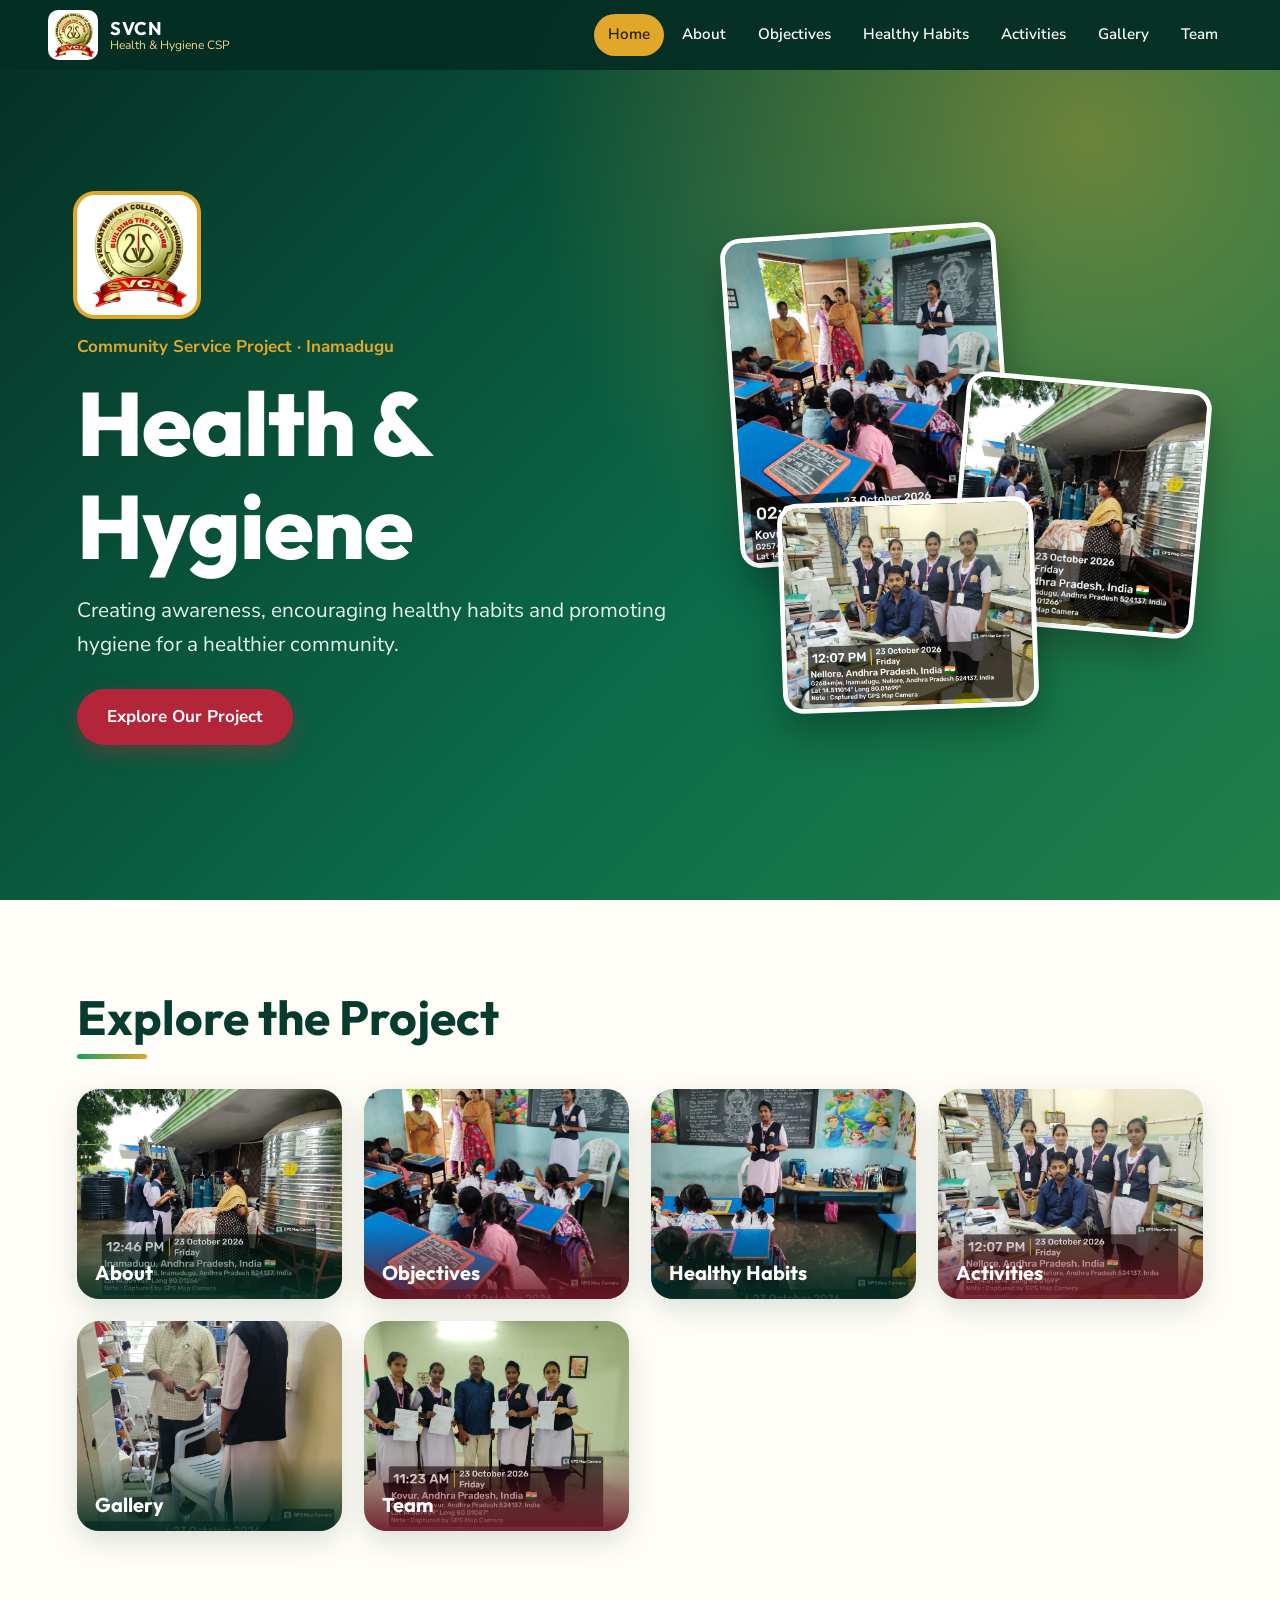
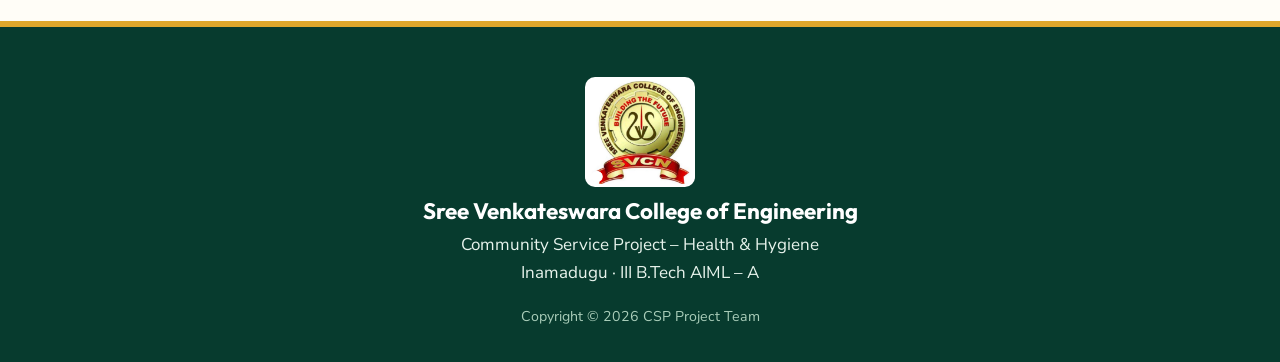
<file: index.html>
<!DOCTYPE html>
<html lang="en">
<head>
<meta charset="UTF-8">
<meta name="viewport" content="width=device-width, initial-scale=1">
<title>Health &amp; Hygiene | Community Service Project | SVCN</title>
<meta name="description" content="Community Service Project – Health & Hygiene by III B.Tech AIML-A, Sree Venkateswara College of Engineering, Inamadugu.">
<link rel="icon" href="logo.png">
<link rel="preconnect" href="https://fonts.googleapis.com">
<link rel="preconnect" href="https://fonts.gstatic.com" crossorigin>
<link href="https://fonts.googleapis.com/css2?family=Outfit:wght@500;600;700;800&family=Nunito+Sans:wght@400;600;700&display=swap" rel="stylesheet">
<link rel="stylesheet" href="style.css">
</head>
<body>

<header class="nav" id="top"><a class="brand" href="index.html" aria-label="SVCN home"><img class="logo" src="logo.png" alt="SVCN logo"><span><b>SVCN</b><small>Health &amp; Hygiene CSP</small></span></a><button class="burger" aria-label="Open menu" aria-expanded="false"><span></span><span></span><span></span></button><nav class="menu" aria-label="Main"><a href="index.html" class="active">Home</a><a href="about.html">About</a><a href="objectives.html">Objectives</a><a href="habits.html">Healthy Habits</a><a href="activities.html">Activities</a><a href="gallery.html">Gallery</a><a href="team.html">Team</a></nav></header><main><section id="home" class="hero">
  <span class="bubble b1"></span><span class="bubble b2"></span><span class="bubble b3"></span><span class="bubble b4"></span><span class="bubble b5"></span>
  <div class="hero-text">
    <img class="hero-logo" src="logo.png" alt="Sree Venkateswara College of Engineering">
    <p class="kicker">Community Service Project · Inamadugu</p>
    <h1>Health &amp; Hygiene</h1>
    <p class="slogan">Creating awareness, encouraging healthy habits and promoting hygiene for a healthier community.</p>
    <a class="btn" href="about.html">Explore Our Project</a>
  </div>
  <div class="hero-photos" aria-hidden="true">
    <img src="lkg-class-3.jpg" alt="" class="hp1">
    <img src="water-visit-2.jpg" alt="" class="hp2">
    <img src="health-centre-lab.jpg" alt="" class="hp3">
  </div>
</section><section class="section"><h2>Explore the Project</h2><div class="quick"><a href="about.html"><img loading="lazy" src="water-visit-2.jpg" alt=""><span>About</span></a><a href="objectives.html"><img loading="lazy" src="lkg-class-3.jpg" alt=""><span>Objectives</span></a><a href="habits.html"><img loading="lazy" src="lkg-class-2.jpg" alt=""><span>Healthy Habits</span></a><a href="activities.html"><img loading="lazy" src="health-centre-lab.jpg" alt=""><span>Activities</span></a><a href="gallery.html"><img loading="lazy" src="pharmacy-2.jpg" alt=""><span>Gallery</span></a><a href="team.html"><img loading="lazy" src="certificates.jpg" alt=""><span>Team</span></a></div></section></main><footer>
  <img class="logo big" src="logo.png" alt="SVCN logo">
  <h3>Sree Venkateswara College of Engineering</h3>
  <p>Community Service Project – Health &amp; Hygiene</p>
  <p>Inamadugu · III B.Tech AIML – A</p>
  <small>Copyright © 2026 CSP Project Team</small>
</footer><script src="script.js"></script></body></html>
</file>
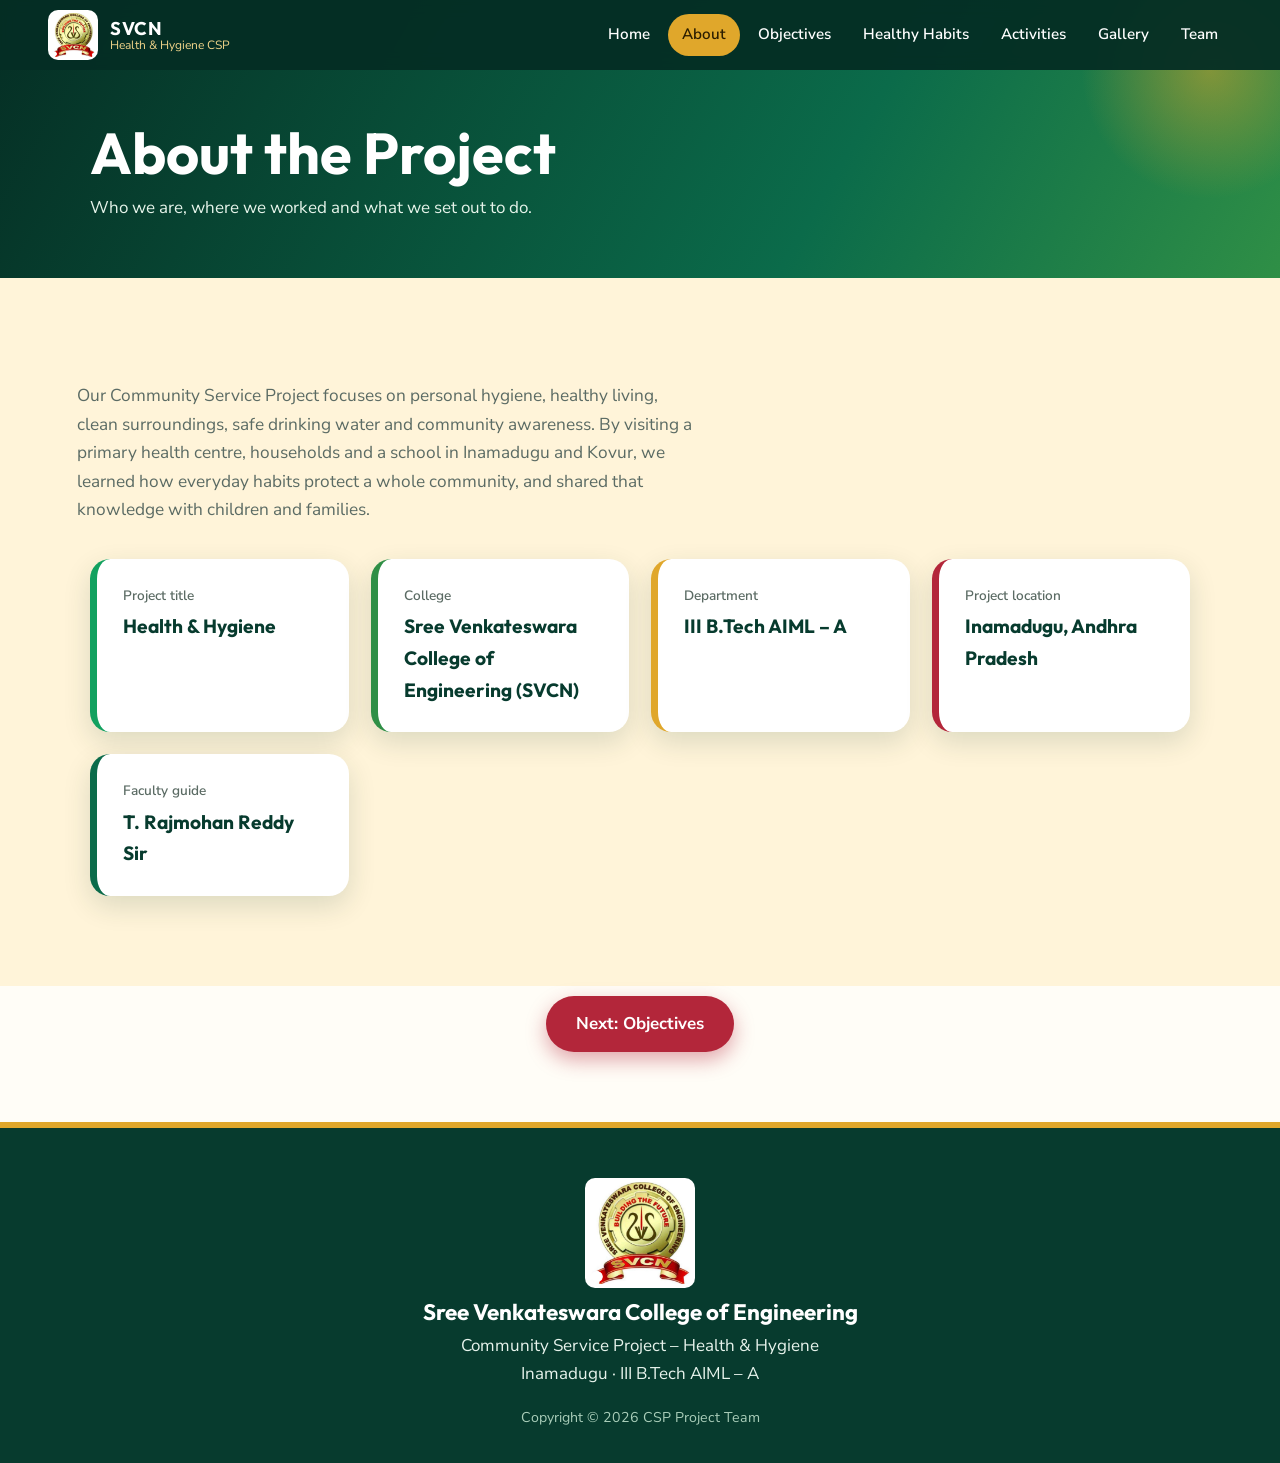
<file: about.html>
<!DOCTYPE html>
<html lang="en">
<head>
<meta charset="UTF-8">
<meta name="viewport" content="width=device-width, initial-scale=1">
<title>About the Project | Health &amp; Hygiene CSP | SVCN</title>
<meta name="description" content="Community Service Project – Health & Hygiene by III B.Tech AIML-A, Sree Venkateswara College of Engineering, Inamadugu.">
<link rel="icon" href="logo.png">
<link rel="preconnect" href="https://fonts.googleapis.com">
<link rel="preconnect" href="https://fonts.gstatic.com" crossorigin>
<link href="https://fonts.googleapis.com/css2?family=Outfit:wght@500;600;700;800&family=Nunito+Sans:wght@400;600;700&display=swap" rel="stylesheet">
<link rel="stylesheet" href="style.css">
</head>
<body>

<header class="nav" id="top"><a class="brand" href="index.html" aria-label="SVCN home"><img class="logo" src="logo.png" alt="SVCN logo"><span><b>SVCN</b><small>Health &amp; Hygiene CSP</small></span></a><button class="burger" aria-label="Open menu" aria-expanded="false"><span></span><span></span><span></span></button><nav class="menu" aria-label="Main"><a href="index.html">Home</a><a href="about.html" class="active">About</a><a href="objectives.html">Objectives</a><a href="habits.html">Healthy Habits</a><a href="activities.html">Activities</a><a href="gallery.html">Gallery</a><a href="team.html">Team</a></nav></header><main><section class="page-hero"><h1>About the Project</h1><p>Who we are, where we worked and what we set out to do.</p></section><section class="section tint">
  
  <p class="lead">Our Community Service Project focuses on personal hygiene, healthy living, clean surroundings, safe drinking water and community awareness. By visiting a primary health centre, households and a school in Inamadugu and Kovur, we learned how everyday habits protect a whole community, and shared that knowledge with children and families.</p>
  <div class="grid info">
    <div class="card i1"><span>Project title</span><b>Health &amp; Hygiene</b></div>
    <div class="card i2"><span>College</span><b>Sree Venkateswara College of Engineering (SVCN)</b></div>
    <div class="card i3"><span>Department</span><b>III B.Tech AIML – A</b></div>
    <div class="card i4"><span>Project location</span><b>Inamadugu, Andhra Pradesh</b></div>
    <div class="card i5"><span>Faculty guide</span><b>T. Rajmohan Reddy Sir</b></div>
  </div>
</section><div class="next"><a class="btn" href="objectives.html">Next: Objectives</a></div></main><footer>
  <img class="logo big" src="logo.png" alt="SVCN logo">
  <h3>Sree Venkateswara College of Engineering</h3>
  <p>Community Service Project – Health &amp; Hygiene</p>
  <p>Inamadugu · III B.Tech AIML – A</p>
  <small>Copyright © 2026 CSP Project Team</small>
</footer><script src="script.js"></script></body></html>
</file>
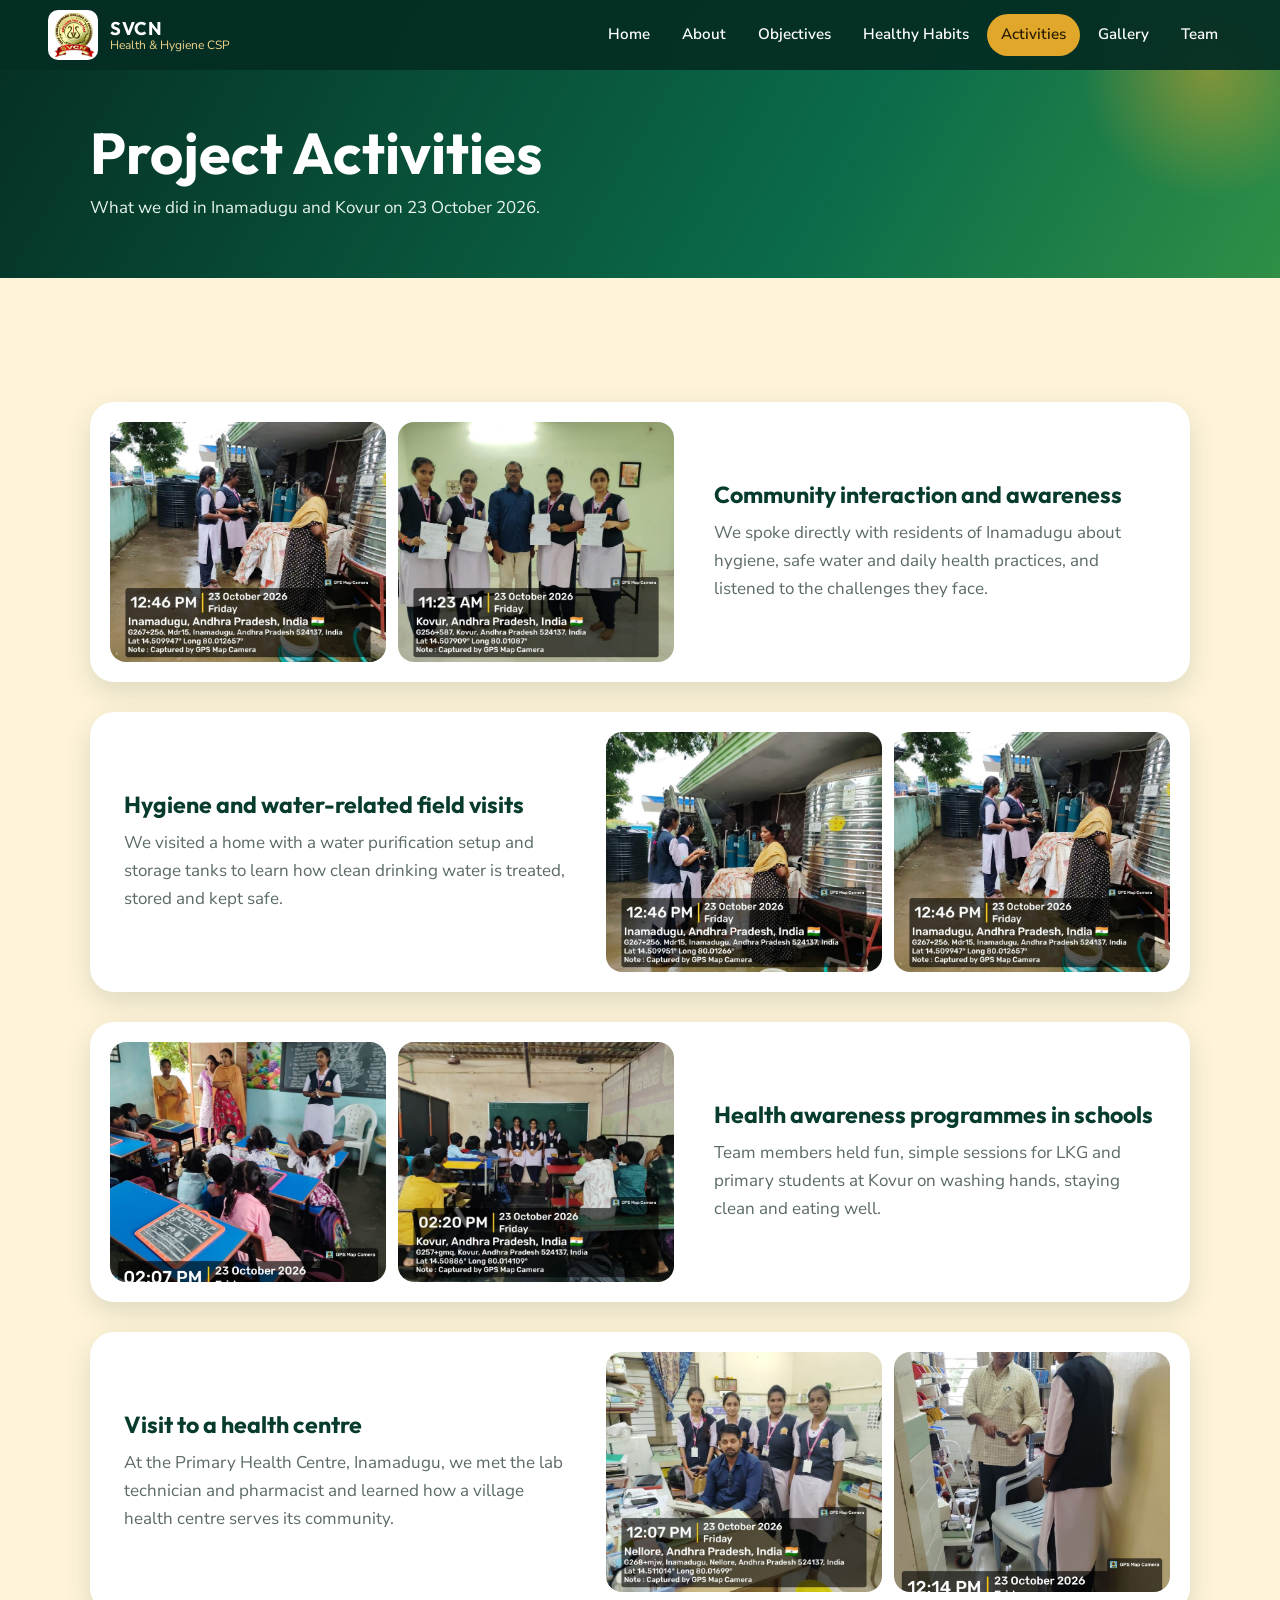
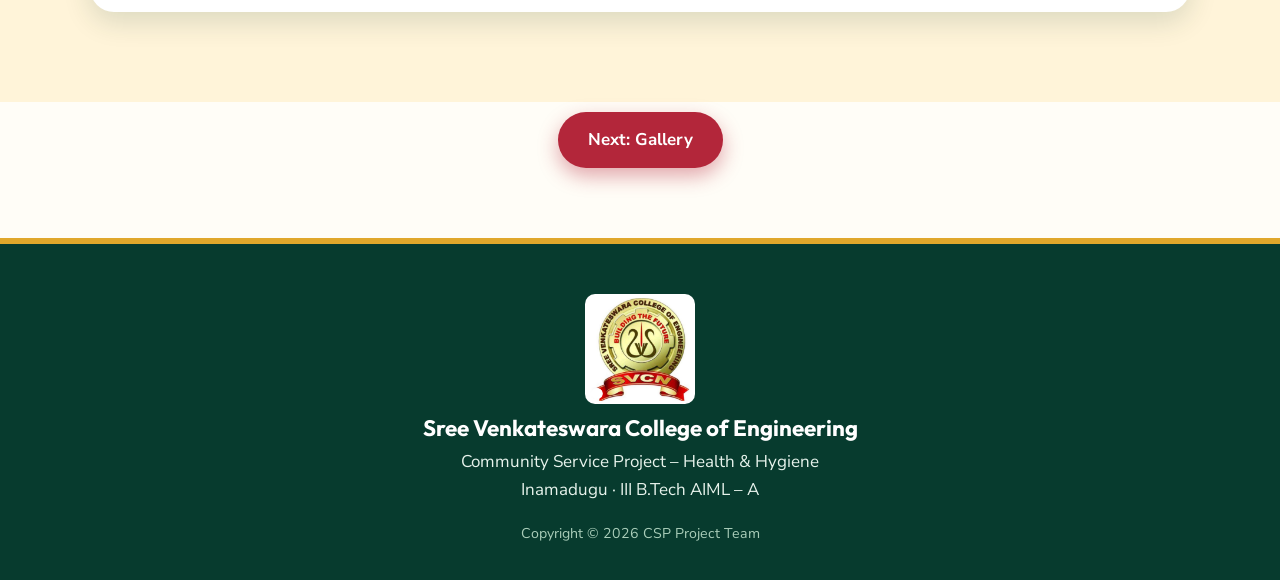
<file: activities.html>
<!DOCTYPE html>
<html lang="en">
<head>
<meta charset="UTF-8">
<meta name="viewport" content="width=device-width, initial-scale=1">
<title>Project Activities | Health &amp; Hygiene CSP | SVCN</title>
<meta name="description" content="Community Service Project – Health & Hygiene by III B.Tech AIML-A, Sree Venkateswara College of Engineering, Inamadugu.">
<link rel="icon" href="logo.png">
<link rel="preconnect" href="https://fonts.googleapis.com">
<link rel="preconnect" href="https://fonts.gstatic.com" crossorigin>
<link href="https://fonts.googleapis.com/css2?family=Outfit:wght@500;600;700;800&family=Nunito+Sans:wght@400;600;700&display=swap" rel="stylesheet">
<link rel="stylesheet" href="style.css">
</head>
<body>

<header class="nav" id="top"><a class="brand" href="index.html" aria-label="SVCN home"><img class="logo" src="logo.png" alt="SVCN logo"><span><b>SVCN</b><small>Health &amp; Hygiene CSP</small></span></a><button class="burger" aria-label="Open menu" aria-expanded="false"><span></span><span></span><span></span></button><nav class="menu" aria-label="Main"><a href="index.html">Home</a><a href="about.html">About</a><a href="objectives.html">Objectives</a><a href="habits.html">Healthy Habits</a><a href="activities.html" class="active">Activities</a><a href="gallery.html">Gallery</a><a href="team.html">Team</a></nav></header><main><section class="page-hero"><h1>Project Activities</h1><p>What we did in Inamadugu and Kovur on 23 October 2026.</p></section><section class="section tint">
  
  <div class="acts">
    <article class="act">
      <div class="shots"><img loading="lazy" src="water-visit-1.jpg" alt="Students speaking with a resident"><img loading="lazy" src="certificates.jpg" alt="Team with certificates"></div>
      <div class="txt"><h3>Community interaction and awareness</h3><p>We spoke directly with residents of Inamadugu about hygiene, safe water and daily health practices, and listened to the challenges they face.</p></div>
    </article>
    <article class="act rev">
      <div class="shots"><img loading="lazy" src="water-visit-2.jpg" alt="Water purification visit"><img loading="lazy" src="water-visit-1.jpg" alt="Household water tank"></div>
      <div class="txt"><h3>Hygiene and water-related field visits</h3><p>We visited a home with a water purification setup and storage tanks to learn how clean drinking water is treated, stored and kept safe.</p></div>
    </article>
    <article class="act">
      <div class="shots"><img loading="lazy" src="lkg-class-3.jpg" alt="Awareness session in LKG class"><img loading="lazy" src="school-awareness-1.jpg" alt="Primary school session"></div>
      <div class="txt"><h3>Health awareness programmes in schools</h3><p>Team members held fun, simple sessions for LKG and primary students at Kovur on washing hands, staying clean and eating well.</p></div>
    </article>
    <article class="act rev">
      <div class="shots"><img loading="lazy" src="health-centre-lab.jpg" alt="At the health centre lab"><img loading="lazy" src="pharmacy-2.jpg" alt="Pharmacy visit"></div>
      <div class="txt"><h3>Visit to a health centre</h3><p>At the Primary Health Centre, Inamadugu, we met the lab technician and pharmacist and learned how a village health centre serves its community.</p></div>
    </article>
  </div>
</section><div class="next"><a class="btn" href="gallery.html">Next: Gallery</a></div></main><footer>
  <img class="logo big" src="logo.png" alt="SVCN logo">
  <h3>Sree Venkateswara College of Engineering</h3>
  <p>Community Service Project – Health &amp; Hygiene</p>
  <p>Inamadugu · III B.Tech AIML – A</p>
  <small>Copyright © 2026 CSP Project Team</small>
</footer><script src="script.js"></script></body></html>
</file>
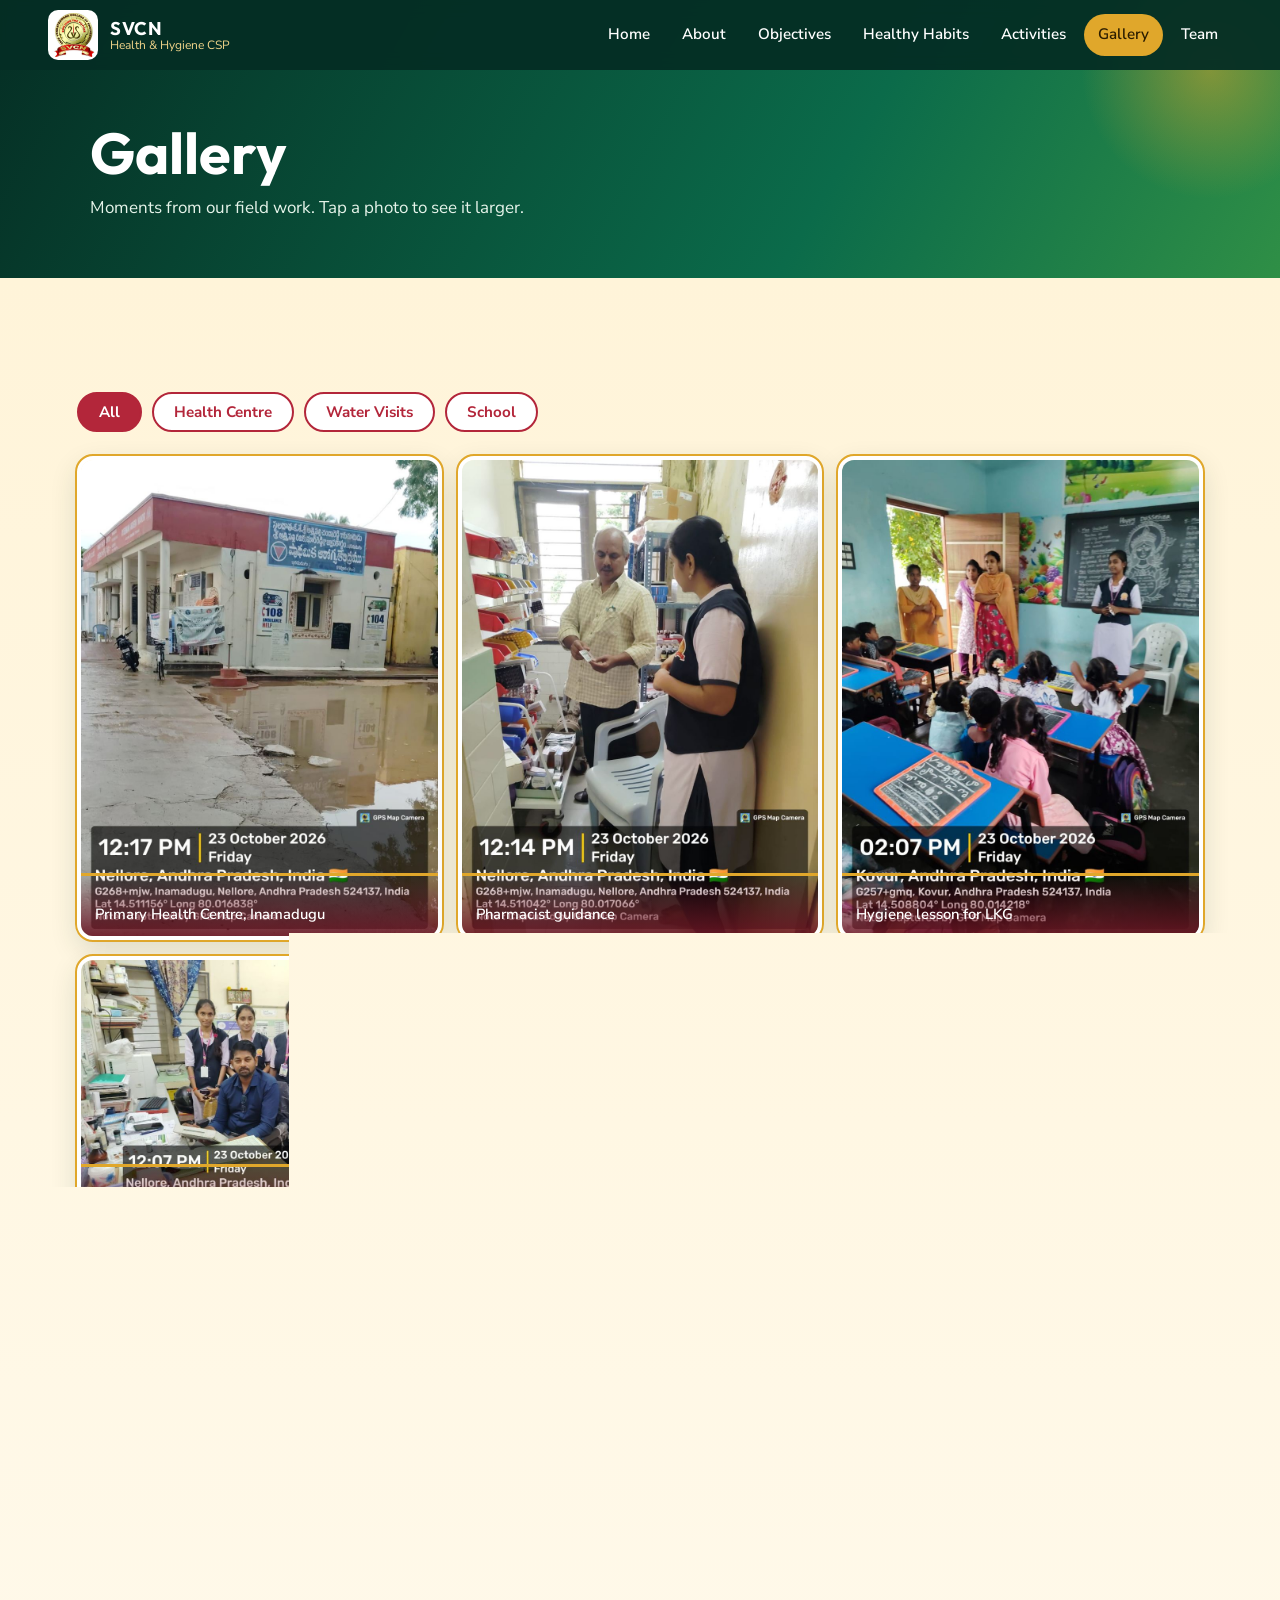
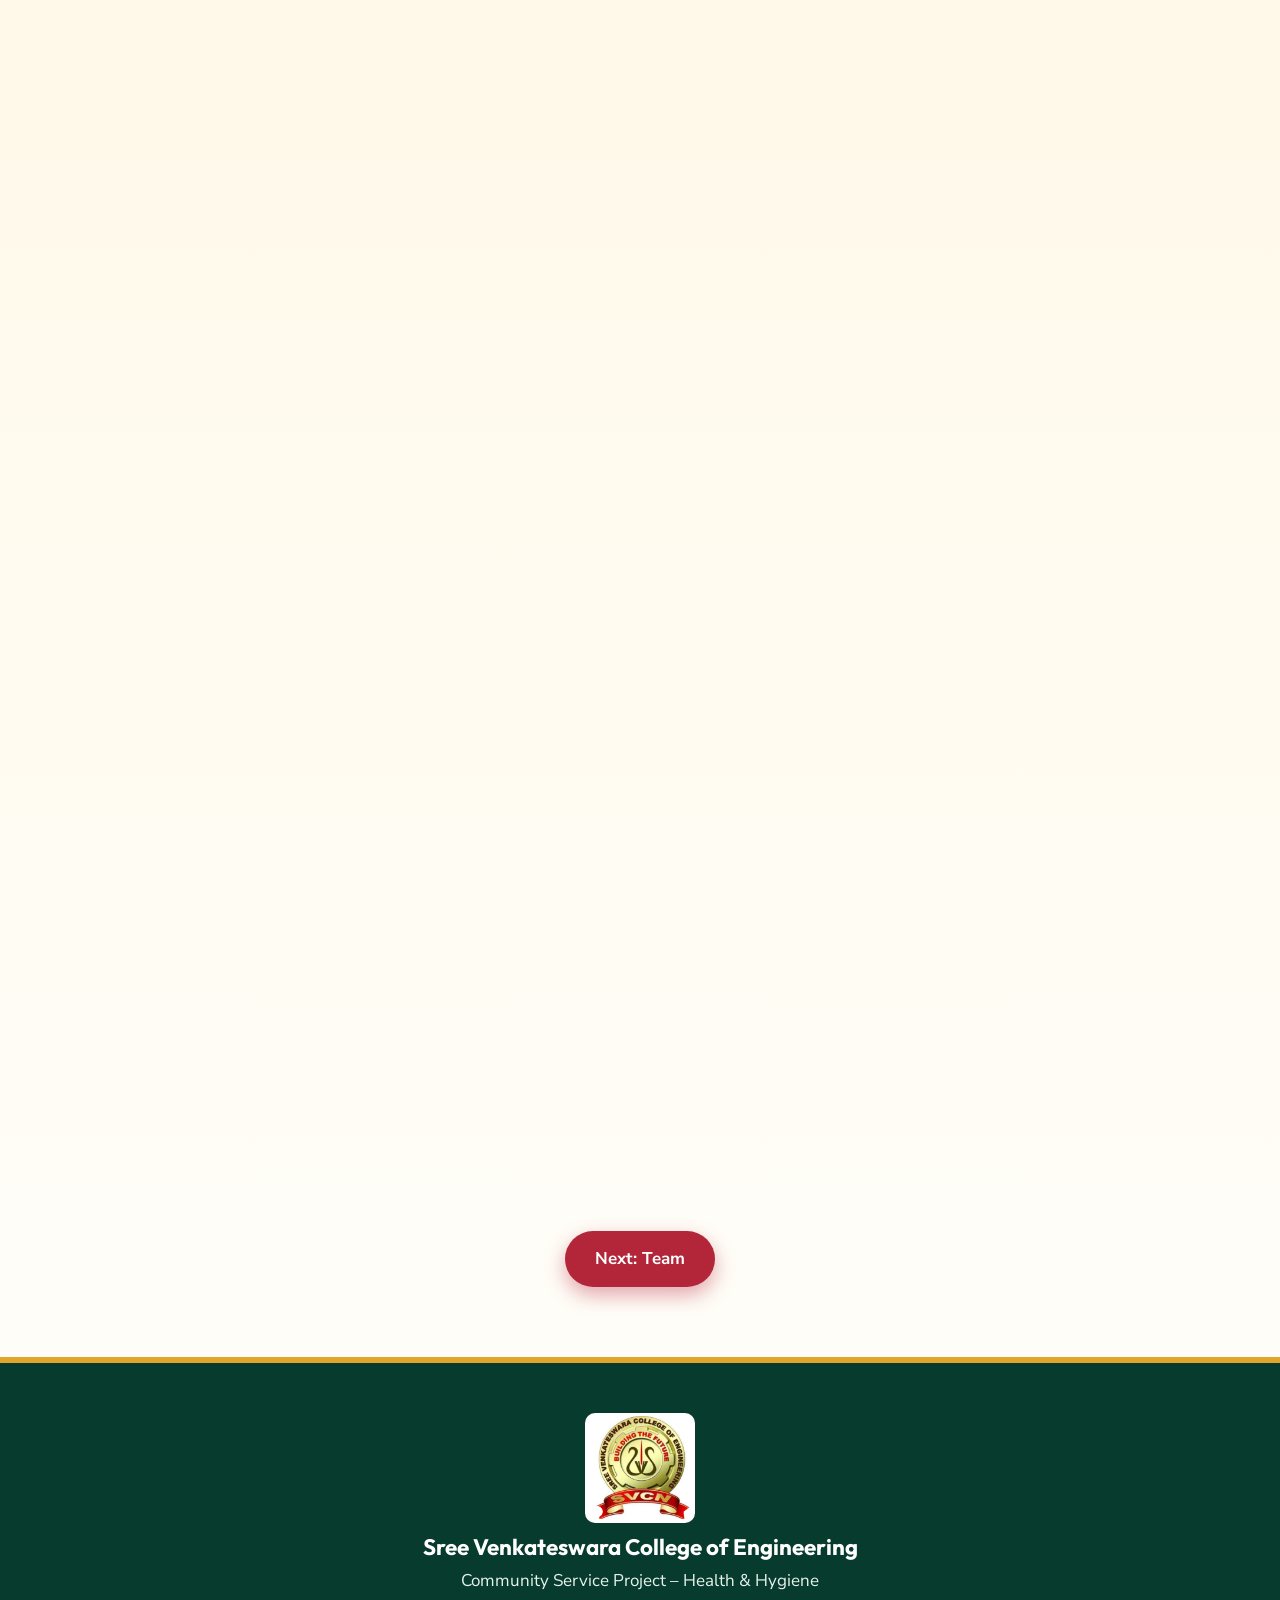
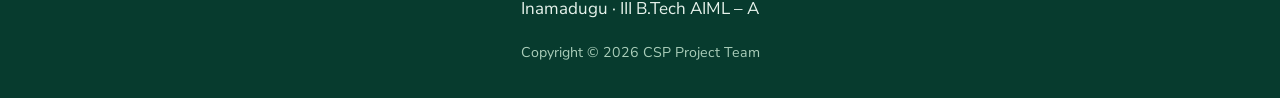
<file: gallery.html>
<!DOCTYPE html>
<html lang="en">
<head>
<meta charset="UTF-8">
<meta name="viewport" content="width=device-width, initial-scale=1">
<title>Gallery | Health &amp; Hygiene CSP | SVCN</title>
<meta name="description" content="Community Service Project – Health & Hygiene by III B.Tech AIML-A, Sree Venkateswara College of Engineering, Inamadugu.">
<link rel="icon" href="logo.png">
<link rel="preconnect" href="https://fonts.googleapis.com">
<link rel="preconnect" href="https://fonts.gstatic.com" crossorigin>
<link href="https://fonts.googleapis.com/css2?family=Outfit:wght@500;600;700;800&family=Nunito+Sans:wght@400;600;700&display=swap" rel="stylesheet">
<link rel="stylesheet" href="style.css">
</head>
<body>

<header class="nav" id="top"><a class="brand" href="index.html" aria-label="SVCN home"><img class="logo" src="logo.png" alt="SVCN logo"><span><b>SVCN</b><small>Health &amp; Hygiene CSP</small></span></a><button class="burger" aria-label="Open menu" aria-expanded="false"><span></span><span></span><span></span></button><nav class="menu" aria-label="Main"><a href="index.html">Home</a><a href="about.html">About</a><a href="objectives.html">Objectives</a><a href="habits.html">Healthy Habits</a><a href="activities.html">Activities</a><a href="gallery.html" class="active">Gallery</a><a href="team.html">Team</a></nav></header><main><section class="page-hero"><h1>Gallery</h1><p>Moments from our field work. Tap a photo to see it larger.</p></section><section class="section gallery-sec">
  
  <div class="filters" role="tablist">
    <button class="on" data-f="all">All</button><button data-f="centre">Health Centre</button><button data-f="water">Water Visits</button><button data-f="kids">School</button>
  </div>
  <div class="gallery">
    <figure data-c="centre"><img loading="lazy" src="health-centre-building.jpg" alt="Primary Health Centre, Inamadugu"><figcaption>Primary Health Centre, Inamadugu</figcaption></figure>
    <figure data-c="centre"><img loading="lazy" src="health-centre-lab.jpg" alt="Team at the health centre lab"><figcaption>With the lab technician</figcaption></figure>
    <figure data-c="centre"><img loading="lazy" src="pharmacy-1.jpg" alt="Pharmacy visit"><figcaption>Learning at the pharmacy</figcaption></figure>
    <figure data-c="centre"><img loading="lazy" src="pharmacy-2.jpg" alt="Pharmacy visit"><figcaption>Understanding medicines</figcaption></figure>
    <figure data-c="centre"><img loading="lazy" src="pharmacy-3.jpg" alt="Pharmacy visit"><figcaption>Medicine storage</figcaption></figure>
    <figure data-c="centre"><img loading="lazy" src="pharmacy-4.jpg" alt="Pharmacy visit"><figcaption>Pharmacist guidance</figcaption></figure>
    <figure data-c="water"><img loading="lazy" src="water-visit-1.jpg" alt="Water visit"><figcaption>Water and hygiene visit</figcaption></figure>
    <figure data-c="water"><img loading="lazy" src="water-visit-2.jpg" alt="Water visit"><figcaption>Safe water discussion</figcaption></figure>
    <figure data-c="kids"><img loading="lazy" src="lkg-class-1.jpg" alt="LKG session"><figcaption>LKG awareness session</figcaption></figure>
    <figure data-c="kids"><img loading="lazy" src="lkg-class-2.jpg" alt="LKG session"><figcaption>Talking with little learners</figcaption></figure>
    <figure data-c="kids"><img loading="lazy" src="lkg-class-3.jpg" alt="LKG session"><figcaption>Hygiene lesson for LKG</figcaption></figure>
    <figure data-c="kids"><img loading="lazy" src="lkg-class-4.jpg" alt="LKG session"><figcaption>Teachers joined the session</figcaption></figure>
    <figure data-c="kids"><img loading="lazy" src="school-awareness-1.jpg" alt="Primary class session"><figcaption>Team with primary students</figcaption></figure>
    <figure data-c="kids"><img loading="lazy" src="school-awareness-2.jpg" alt="Primary class session"><figcaption>Sharing health tips</figcaption></figure>
    <figure data-c="centre"><img loading="lazy" src="certificates.jpg" alt="Team with certificates"><figcaption>Team with completion letters</figcaption></figure>
  </div>
</section><div class="next"><a class="btn" href="team.html">Next: Team</a></div></main><footer>
  <img class="logo big" src="logo.png" alt="SVCN logo">
  <h3>Sree Venkateswara College of Engineering</h3>
  <p>Community Service Project – Health &amp; Hygiene</p>
  <p>Inamadugu · III B.Tech AIML – A</p>
  <small>Copyright © 2026 CSP Project Team</small>
</footer><div class="lightbox" id="lb" hidden><button aria-label="Close">✕</button><img alt=""><p></p></div><script src="script.js"></script></body></html>
</file>
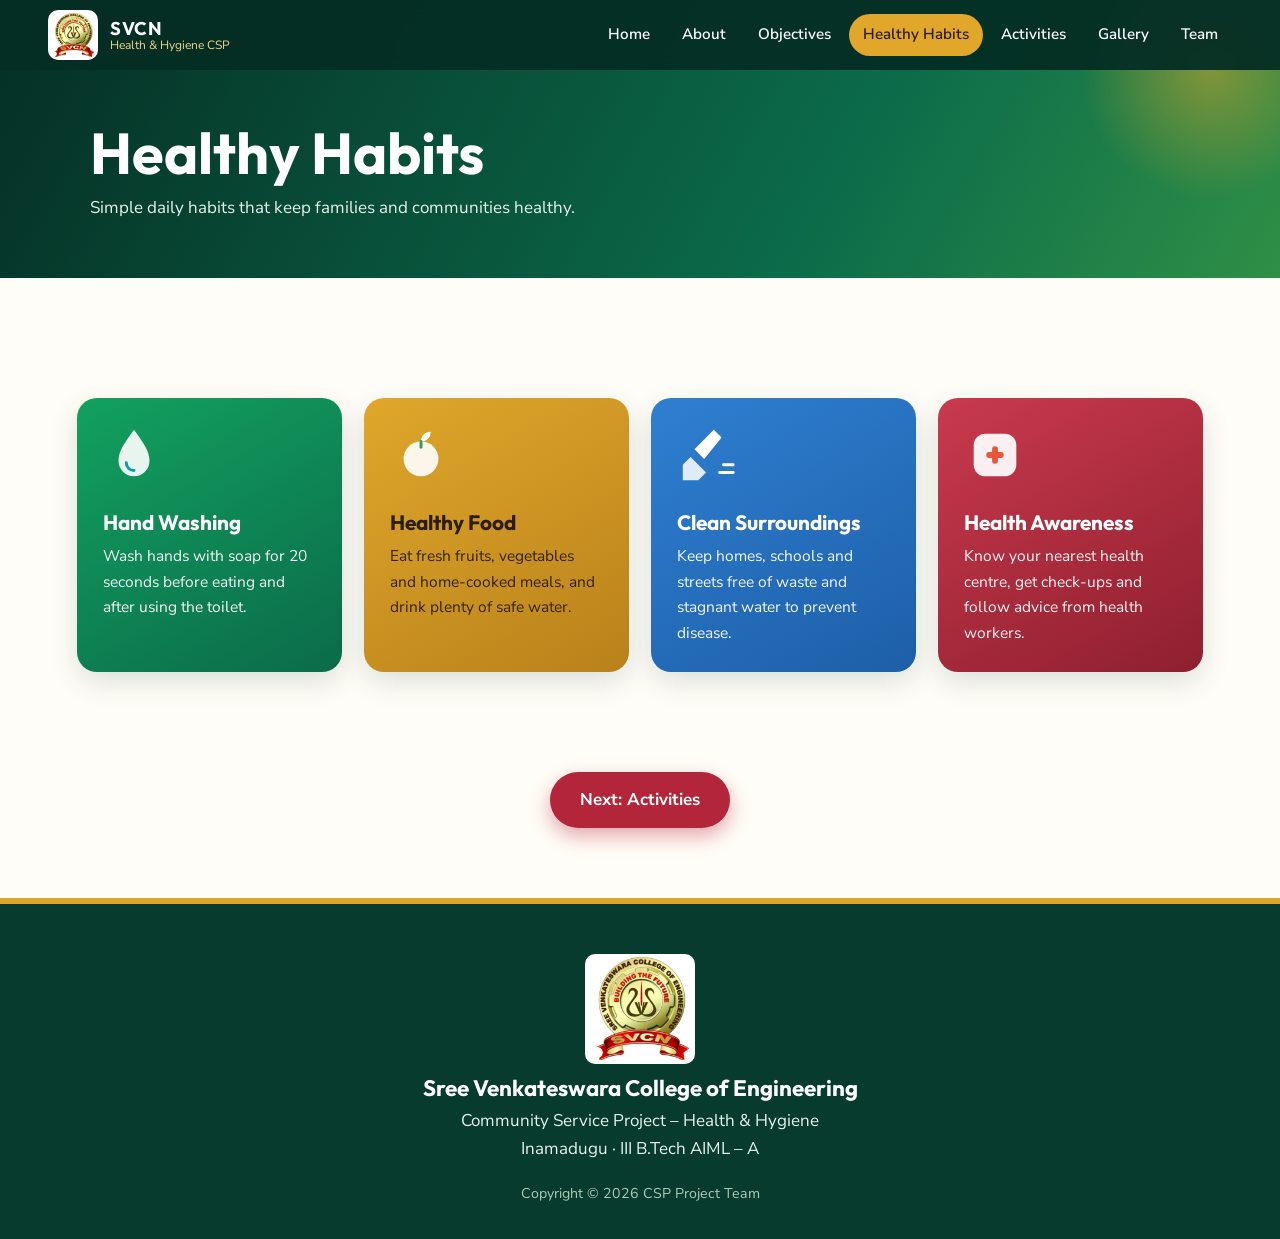
<file: habits.html>
<!DOCTYPE html>
<html lang="en">
<head>
<meta charset="UTF-8">
<meta name="viewport" content="width=device-width, initial-scale=1">
<title>Healthy Habits | Health &amp; Hygiene CSP | SVCN</title>
<meta name="description" content="Community Service Project – Health & Hygiene by III B.Tech AIML-A, Sree Venkateswara College of Engineering, Inamadugu.">
<link rel="icon" href="logo.png">
<link rel="preconnect" href="https://fonts.googleapis.com">
<link rel="preconnect" href="https://fonts.gstatic.com" crossorigin>
<link href="https://fonts.googleapis.com/css2?family=Outfit:wght@500;600;700;800&family=Nunito+Sans:wght@400;600;700&display=swap" rel="stylesheet">
<link rel="stylesheet" href="style.css">
</head>
<body>

<header class="nav" id="top"><a class="brand" href="index.html" aria-label="SVCN home"><img class="logo" src="logo.png" alt="SVCN logo"><span><b>SVCN</b><small>Health &amp; Hygiene CSP</small></span></a><button class="burger" aria-label="Open menu" aria-expanded="false"><span></span><span></span><span></span></button><nav class="menu" aria-label="Main"><a href="index.html">Home</a><a href="about.html">About</a><a href="objectives.html">Objectives</a><a href="habits.html" class="active">Healthy Habits</a><a href="activities.html">Activities</a><a href="gallery.html">Gallery</a><a href="team.html">Team</a></nav></header><main><section class="page-hero"><h1>Healthy Habits</h1><p>Simple daily habits that keep families and communities healthy.</p></section><section class="section ">
  
  <div class="grid four">
    <article class="card habit h1"><svg viewBox="0 0 64 64"><path d="M32 6C22 20 16 28 16 38a16 16 0 0 0 32 0C48 28 42 20 32 6z" fill="#fff" opacity=".9"/><path d="M24 40a8 8 0 0 0 8 8" stroke="#0e9aa7" stroke-width="3" fill="none" stroke-linecap="round"/></svg><h3>Hand Washing</h3><p>Wash hands with soap for 20 seconds before eating and after using the toilet.</p></article>
    <article class="card habit h2"><svg viewBox="0 0 64 64"><circle cx="32" cy="36" r="18" fill="#fff" opacity=".9"/><path d="M32 18c0-6 4-10 10-10 0 6-4 10-10 10z" fill="#fff"/><path d="M32 18v6" stroke="#2e9e5b" stroke-width="3" stroke-linecap="round"/></svg><h3>Healthy Food</h3><p>Eat fresh fruits, vegetables and home-cooked meals, and drink plenty of safe water.</p></article>
    <article class="card habit h3"><svg viewBox="0 0 64 64"><path d="M38 6l8 8-18 22-10-10z" fill="#fff"/><path d="M14 34l16 16-8 8H6V42z" fill="#fff" opacity=".85"/><path d="M44 50h14M48 42h10" stroke="#fff" stroke-width="3" stroke-linecap="round"/></svg><h3>Clean Surroundings</h3><p>Keep homes, schools and streets free of waste and stagnant water to prevent disease.</p></article>
    <article class="card habit h4"><svg viewBox="0 0 64 64"><rect x="10" y="10" width="44" height="44" rx="12" fill="#fff" opacity=".92"/><path d="M26 32h12M32 26v12" stroke="#e8573a" stroke-width="6" stroke-linecap="round"/></svg><h3>Health Awareness</h3><p>Know your nearest health centre, get check-ups and follow advice from health workers.</p></article>
  </div>
</section><div class="next"><a class="btn" href="activities.html">Next: Activities</a></div></main><footer>
  <img class="logo big" src="logo.png" alt="SVCN logo">
  <h3>Sree Venkateswara College of Engineering</h3>
  <p>Community Service Project – Health &amp; Hygiene</p>
  <p>Inamadugu · III B.Tech AIML – A</p>
  <small>Copyright © 2026 CSP Project Team</small>
</footer><script src="script.js"></script></body></html>
</file>
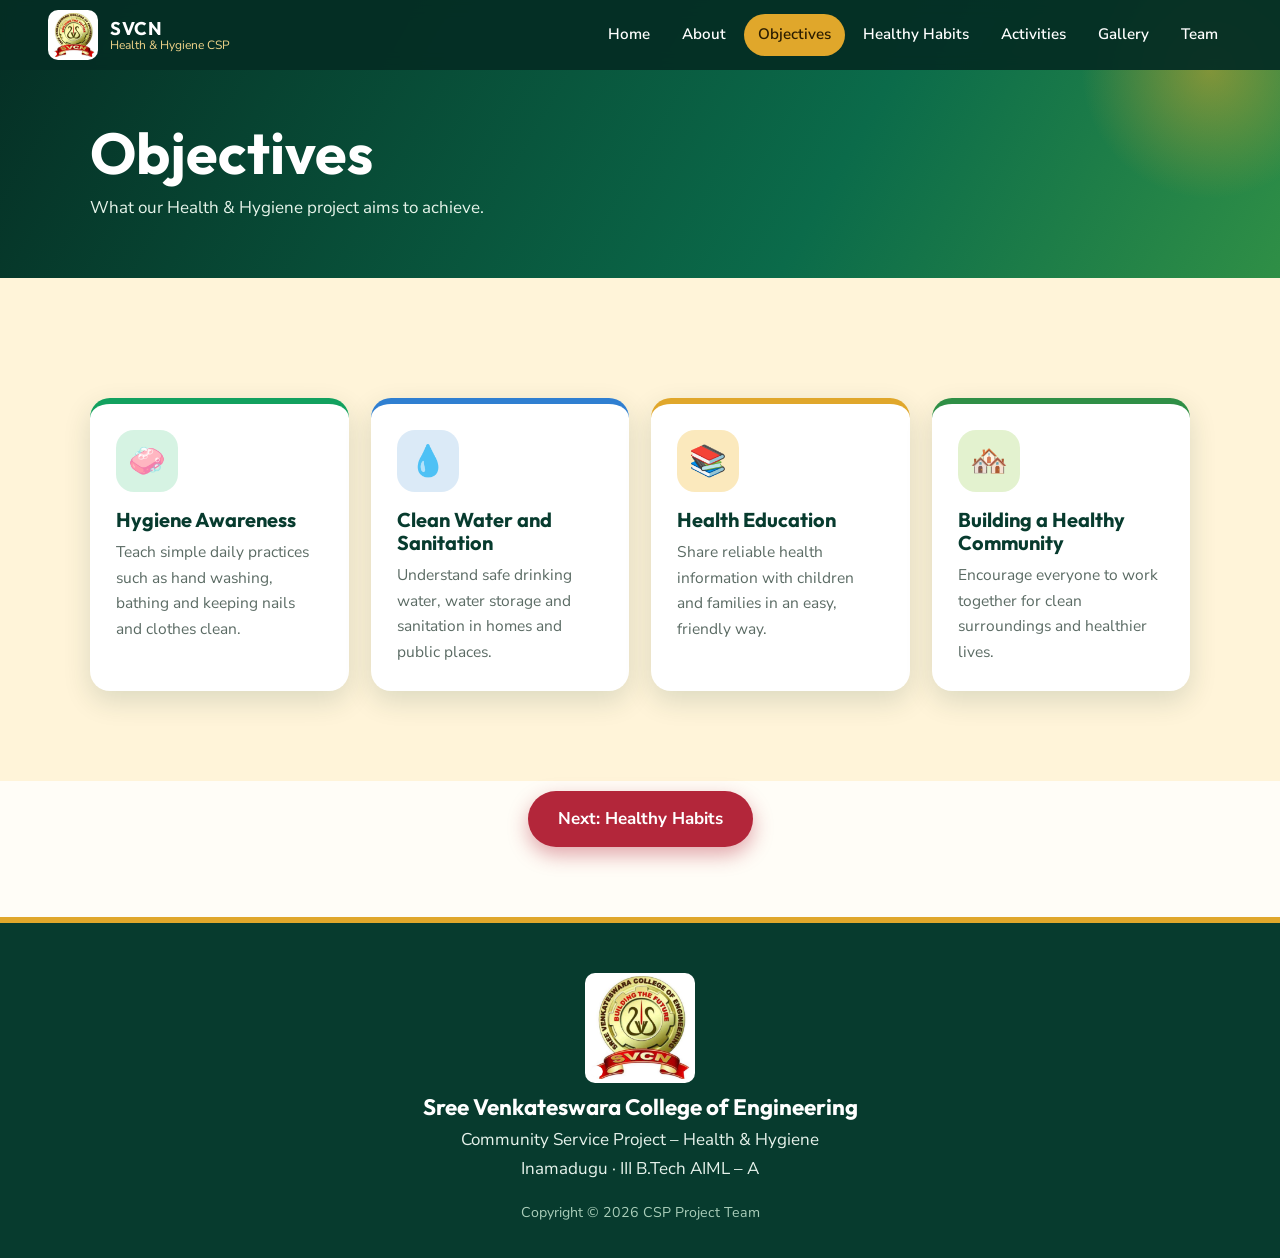
<file: objectives.html>
<!DOCTYPE html>
<html lang="en">
<head>
<meta charset="UTF-8">
<meta name="viewport" content="width=device-width, initial-scale=1">
<title>Objectives | Health &amp; Hygiene CSP | SVCN</title>
<meta name="description" content="Community Service Project – Health & Hygiene by III B.Tech AIML-A, Sree Venkateswara College of Engineering, Inamadugu.">
<link rel="icon" href="logo.png">
<link rel="preconnect" href="https://fonts.googleapis.com">
<link rel="preconnect" href="https://fonts.gstatic.com" crossorigin>
<link href="https://fonts.googleapis.com/css2?family=Outfit:wght@500;600;700;800&family=Nunito+Sans:wght@400;600;700&display=swap" rel="stylesheet">
<link rel="stylesheet" href="style.css">
</head>
<body>

<header class="nav" id="top"><a class="brand" href="index.html" aria-label="SVCN home"><img class="logo" src="logo.png" alt="SVCN logo"><span><b>SVCN</b><small>Health &amp; Hygiene CSP</small></span></a><button class="burger" aria-label="Open menu" aria-expanded="false"><span></span><span></span><span></span></button><nav class="menu" aria-label="Main"><a href="index.html">Home</a><a href="about.html">About</a><a href="objectives.html" class="active">Objectives</a><a href="habits.html">Healthy Habits</a><a href="activities.html">Activities</a><a href="gallery.html">Gallery</a><a href="team.html">Team</a></nav></header><main><section class="page-hero"><h1>Objectives</h1><p>What our Health & Hygiene project aims to achieve.</p></section><section class="section tint">
  
  <div class="grid four">
    <article class="card obj o1"><div class="ico">🧼</div><h3>Hygiene Awareness</h3><p>Teach simple daily practices such as hand washing, bathing and keeping nails and clothes clean.</p></article>
    <article class="card obj o2"><div class="ico">💧</div><h3>Clean Water and Sanitation</h3><p>Understand safe drinking water, water storage and sanitation in homes and public places.</p></article>
    <article class="card obj o3"><div class="ico">📚</div><h3>Health Education</h3><p>Share reliable health information with children and families in an easy, friendly way.</p></article>
    <article class="card obj o4"><div class="ico">🏘️</div><h3>Building a Healthy Community</h3><p>Encourage everyone to work together for clean surroundings and healthier lives.</p></article>
  </div>
</section><div class="next"><a class="btn" href="habits.html">Next: Healthy Habits</a></div></main><footer>
  <img class="logo big" src="logo.png" alt="SVCN logo">
  <h3>Sree Venkateswara College of Engineering</h3>
  <p>Community Service Project – Health &amp; Hygiene</p>
  <p>Inamadugu · III B.Tech AIML – A</p>
  <small>Copyright © 2026 CSP Project Team</small>
</footer><script src="script.js"></script></body></html>
</file>
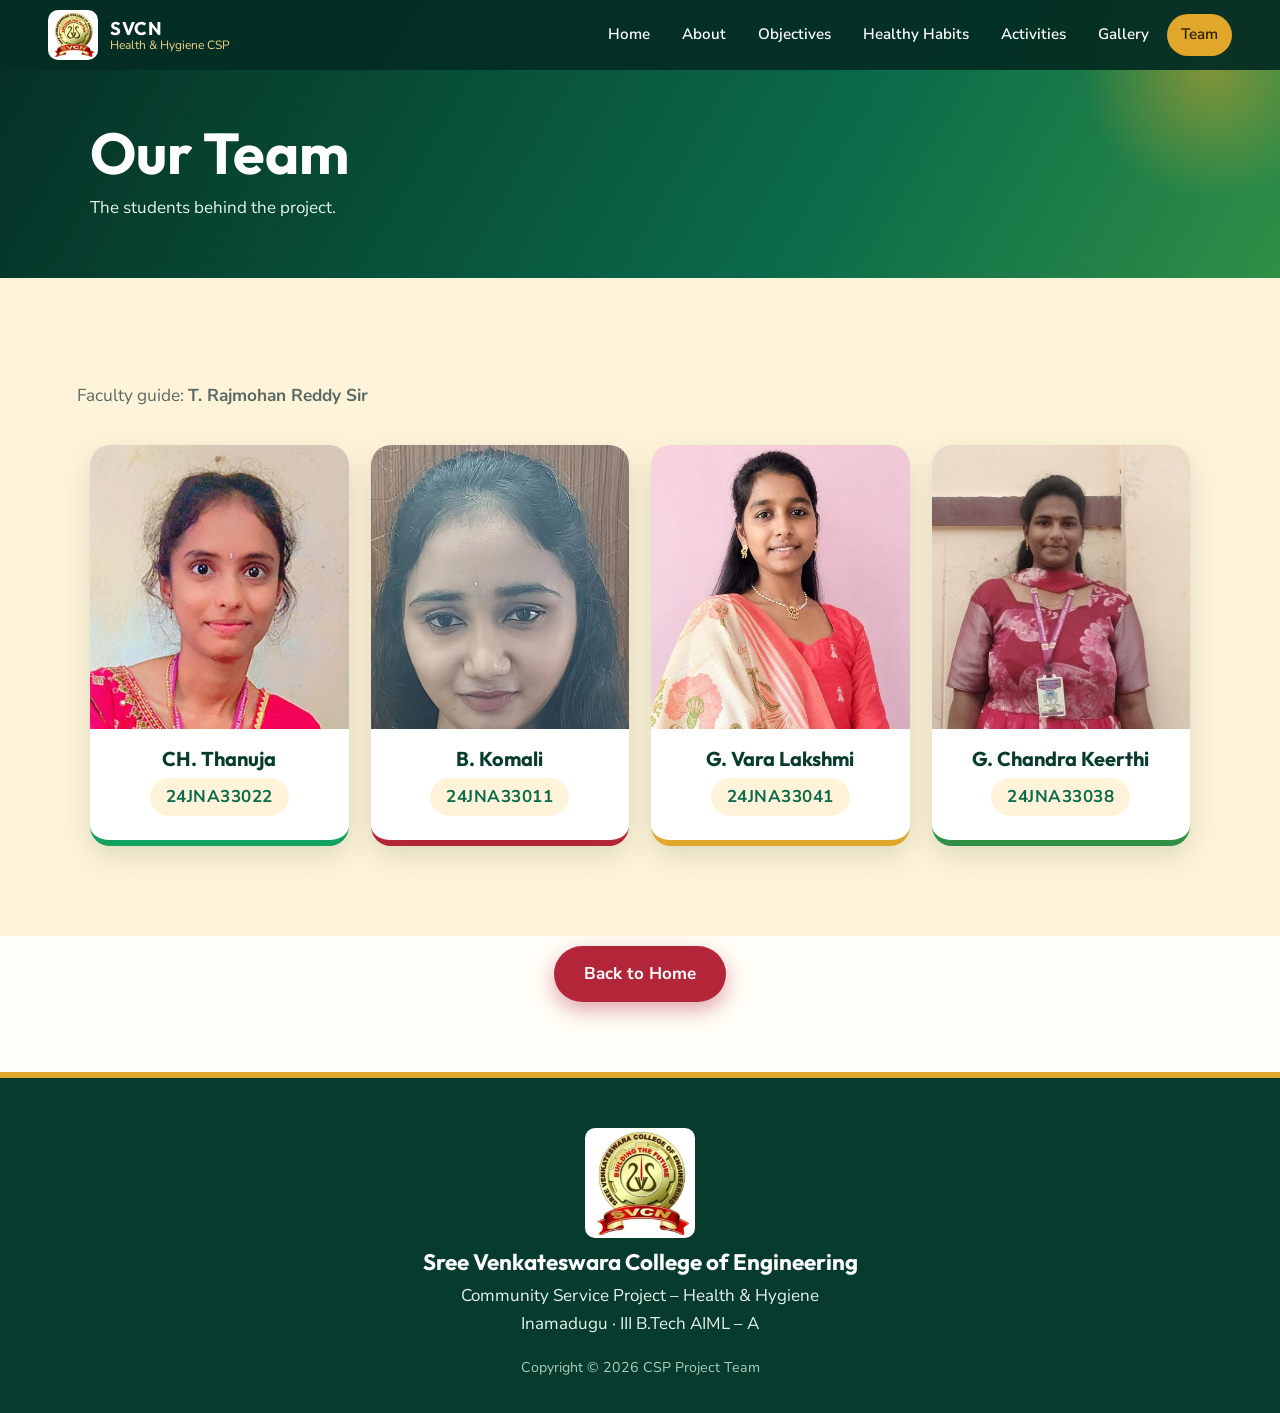
<file: team.html>
<!DOCTYPE html>
<html lang="en">
<head>
<meta charset="UTF-8">
<meta name="viewport" content="width=device-width, initial-scale=1">
<title>Our Team | Health &amp; Hygiene CSP | SVCN</title>
<meta name="description" content="Community Service Project – Health & Hygiene by III B.Tech AIML-A, Sree Venkateswara College of Engineering, Inamadugu.">
<link rel="icon" href="logo.png">
<link rel="preconnect" href="https://fonts.googleapis.com">
<link rel="preconnect" href="https://fonts.gstatic.com" crossorigin>
<link href="https://fonts.googleapis.com/css2?family=Outfit:wght@500;600;700;800&family=Nunito+Sans:wght@400;600;700&display=swap" rel="stylesheet">
<link rel="stylesheet" href="style.css">
</head>
<body>

<header class="nav" id="top"><a class="brand" href="index.html" aria-label="SVCN home"><img class="logo" src="logo.png" alt="SVCN logo"><span><b>SVCN</b><small>Health &amp; Hygiene CSP</small></span></a><button class="burger" aria-label="Open menu" aria-expanded="false"><span></span><span></span><span></span></button><nav class="menu" aria-label="Main"><a href="index.html">Home</a><a href="about.html">About</a><a href="objectives.html">Objectives</a><a href="habits.html">Healthy Habits</a><a href="activities.html">Activities</a><a href="gallery.html">Gallery</a><a href="team.html" class="active">Team</a></nav></header><main><section class="page-hero"><h1>Our Team</h1><p>The students behind the project.</p></section><section class="section tint">
  
  <p class="lead">Faculty guide: <b>T. Rajmohan Reddy Sir</b></p>
  <div class="grid four">
    <article class="card member"><img loading="lazy" src="thanuja.jpg" alt="CH. Thanuja"><h3>CH. Thanuja</h3><span>24JNA33022</span></article>
    <article class="card member"><img loading="lazy" src="komali.jpg" alt="B. Komali"><h3>B. Komali</h3><span>24JNA33011</span></article>
    <article class="card member"><img loading="lazy" src="vara-lakshmi.jpg" alt="G. Vara Lakshmi"><h3>G. Vara Lakshmi</h3><span>24JNA33041</span></article>
    <article class="card member"><img loading="lazy" src="chandra-keerthi.jpg" alt="G. Chandra Keerthi"><h3>G. Chandra Keerthi</h3><span>24JNA33038</span></article>
  </div>
</section><div class="next"><a class="btn" href="index.html">Back to Home</a></div></main><footer>
  <img class="logo big" src="logo.png" alt="SVCN logo">
  <h3>Sree Venkateswara College of Engineering</h3>
  <p>Community Service Project – Health &amp; Hygiene</p>
  <p>Inamadugu · III B.Tech AIML – A</p>
  <small>Copyright © 2026 CSP Project Team</small>
</footer><script src="script.js"></script></body></html>
</file>
<file: style.css>
:root{
  --navy:#073b2e; --teal:#12a15f; --deep:#0b6b4a; --green:#2f8f46; --mint:#fff4d9;
  --coral:#b3263a; --gold:#e0a72b; --ink:#1d2f29; --muted:#5b6b64; --white:#fff;
  --head:'Outfit',system-ui,sans-serif; --body:'Nunito Sans',system-ui,sans-serif;
  --shadow:0 10px 28px rgba(7,59,46,.14);
}
*{box-sizing:border-box;margin:0;padding:0}
html{scroll-behavior:smooth;scroll-padding-top:76px}
body{font-family:var(--body);color:var(--ink);background:#fffdf7;line-height:1.65;font-size:17px;overflow-x:hidden}
img{max-width:100%;display:block}
a{color:inherit;text-decoration:none}
h1,h2,h3{font-family:var(--head);line-height:1.15}
:focus-visible{outline:3px solid var(--gold);outline-offset:3px}

/* NAV */
.nav{position:fixed;inset:0 0 auto 0;z-index:50;display:flex;align-items:center;justify-content:space-between;
  padding:10px clamp(16px,4vw,48px);background:rgba(5,46,36,.95);backdrop-filter:blur(8px);color:#fff}
.brand{display:flex;align-items:center;gap:12px}
.brand span{display:flex;flex-direction:column;line-height:1.15}
.brand b{font-family:var(--head);font-size:1.15rem;letter-spacing:.5px}
.brand small{font-size:.75rem;color:#f1d58a}
.logo{width:50px;height:50px;object-fit:contain;background:#fff;border-radius:10px;padding:2px}
.logo.big{width:110px;height:110px;margin:0 auto 12px}
.menu{display:flex;gap:4px}
.menu a{padding:8px 14px;border-radius:999px;font-weight:600;font-size:.95rem;transition:background .2s}
.menu a:hover,.menu a.active{background:var(--teal)}
.burger{display:none;background:none;border:0;cursor:pointer;width:42px;height:42px;flex-direction:column;justify-content:center;gap:6px;align-items:center}
.burger span{display:block;width:24px;height:3px;background:#fff;border-radius:3px;transition:.25s}

/* HERO */
.hero{position:relative;min-height:100vh;display:grid;grid-template-columns:1.1fr .9fr;align-items:center;gap:32px;
  padding:110px clamp(20px,6vw,90px) 70px;color:#fff;overflow:hidden;
  background:radial-gradient(circle at 85% 15%,rgba(224,167,43,.45) 0,transparent 42%),linear-gradient(135deg,#052e24 0%,#0b6b4a 60%,#2f8f46 130%)}
.hero-logo{width:120px;height:120px;object-fit:contain;background:#fff;border-radius:18px;padding:6px;margin-bottom:18px;box-shadow:0 0 0 4px var(--gold)}
.kicker{color:var(--gold);font-weight:700;margin-bottom:10px}
.hero h1{font-size:clamp(2.8rem,8vw,5.6rem);font-weight:800;letter-spacing:-1px;margin-bottom:16px}
.slogan{font-size:clamp(1.05rem,2.2vw,1.3rem);max-width:34em;color:#e6f4ea;margin-bottom:28px}
.btn{display:inline-block;background:var(--coral);color:#fff;font-weight:700;padding:14px 30px;border-radius:999px;
  box-shadow:0 8px 20px rgba(179,38,58,.4);transition:transform .2s,box-shadow .2s}
.btn:hover{transform:translateY(-3px);box-shadow:0 12px 26px rgba(179,38,58,.5)}
.hero-photos{position:relative;height:480px}
.hero-photos img{position:absolute;object-fit:cover;border:5px solid #fff;border-radius:20px;box-shadow:0 18px 40px rgba(0,0,0,.3)}
.hp1{width:56%;height:330px;top:0;left:4%;transform:rotate(-4deg)}
.hp2{width:50%;height:250px;top:150px;right:0;transform:rotate(5deg)}
.hp3{width:52%;height:210px;bottom:0;left:14%;transform:rotate(-2deg)}
.bubble{position:absolute;border-radius:50%;background:radial-gradient(circle at 30% 30%,rgba(255,255,255,.65),rgba(255,255,255,.08));
  border:1px solid rgba(255,255,255,.4);animation:rise 14s linear infinite;pointer-events:none}
.b1{width:70px;height:70px;left:6%;bottom:-80px}
.b2{width:36px;height:36px;left:28%;bottom:-60px;animation-delay:3s;animation-duration:11s}
.b3{width:100px;height:100px;left:52%;bottom:-120px;animation-delay:6s;animation-duration:17s}
.b4{width:48px;height:48px;left:74%;bottom:-70px;animation-delay:2s}
.b5{width:28px;height:28px;left:90%;bottom:-50px;animation-delay:8s;animation-duration:10s}
@keyframes rise{to{transform:translateY(-120vh) translateX(30px)}}

/* SECTIONS */
.section{padding:90px clamp(20px,6vw,90px);max-width:1280px;margin:auto}
.tint{max-width:none;background:var(--mint)}
.tint>*{max-width:1100px;margin-left:auto;margin-right:auto}
.section h2{font-size:clamp(2rem,4.5vw,3rem);color:var(--navy);margin-bottom:12px;position:relative;padding-bottom:14px}
.section h2::after{content:"";position:absolute;left:0;bottom:0;width:70px;height:5px;border-radius:5px;background:linear-gradient(90deg,var(--teal),var(--gold))}
.lead{max-width:62ch;color:var(--muted);margin:14px 0 34px;font-size:1.08rem}
.grid{display:grid;gap:22px;margin-top:30px}
.grid.four{grid-template-columns:repeat(auto-fit,minmax(230px,1fr))}
.grid.info{grid-template-columns:repeat(auto-fit,minmax(240px,1fr));margin-top:0}
.card{background:#fff;border-radius:20px;padding:26px;box-shadow:var(--shadow);transition:transform .25s}
.card:hover{transform:translateY(-6px)}

/* info cards */
.info .card{border-left:7px solid var(--teal)}
.info .card span{display:block;font-size:.85rem;color:var(--muted);font-weight:600;margin-bottom:4px}
.info .card b{font-family:var(--head);font-size:1.2rem;color:var(--navy)}
.i2{border-color:var(--green)!important}.i3{border-color:var(--gold)!important}.i4{border-color:var(--coral)!important}.i5{border-color:var(--deep)!important}

/* objectives */
.obj .ico{width:62px;height:62px;border-radius:18px;display:grid;place-items:center;font-size:1.9rem;margin-bottom:16px}
.obj h3{color:var(--navy);margin-bottom:8px;font-size:1.25rem}
.obj p{color:var(--muted);font-size:.97rem}
.o1{border-top:6px solid var(--teal)}.o1 .ico{background:#d6f3e3}
.o2{border-top:6px solid #2f7fd1}.o2 .ico{background:#dbeaf7}
.o3{border-top:6px solid var(--gold)}.o3 .ico{background:#fbe9bd}
.o4{border-top:6px solid var(--green)}.o4 .ico{background:#e3f2cf}

/* habits */
.habit{color:#fff;min-height:250px}
.habit svg{width:62px;height:62px;margin-bottom:16px}
.habit h3{margin-bottom:8px;font-size:1.3rem}
.habit p{font-size:.97rem;opacity:.95}
.h1{background:linear-gradient(150deg,#12a15f,#0b6b4a)}
.h2{background:linear-gradient(150deg,#e0a72b,#b9811a)}
.h3{background:linear-gradient(150deg,#2f7fd1,#1d5fa8)}
.h4{background:linear-gradient(150deg,#c93a4d,#8e1f2f)}

/* activities */
.acts{display:grid;gap:30px;margin-top:34px}
.act{display:grid;grid-template-columns:1.2fr 1fr;gap:26px;align-items:center;background:#fff;border-radius:24px;padding:20px;box-shadow:var(--shadow)}
.act.rev{grid-template-columns:1fr 1.2fr}
.act.rev .shots{order:2}
.shots{display:grid;grid-template-columns:1fr 1fr;gap:12px}
.shots img{width:100%;height:240px;object-fit:cover;border-radius:16px}
.txt{padding:6px 14px}
.txt h3{font-size:1.45rem;color:var(--navy);margin-bottom:10px}
.txt p{color:var(--muted)}

/* gallery */
.filters{display:flex;flex-wrap:wrap;gap:10px;margin:24px 0}
.filters button{border:2px solid var(--teal);background:#fff;color:var(--deep);font:700 .95rem var(--body);padding:8px 20px;border-radius:999px;cursor:pointer;transition:.2s}
.filters button.on,.filters button:hover{background:var(--teal);color:#fff}
.gallery{columns:3 260px;column-gap:16px}
.gallery figure{break-inside:avoid;margin-bottom:16px;position:relative;border-radius:16px;overflow:hidden;cursor:zoom-in;box-shadow:var(--shadow)}
.gallery img{width:100%;transition:transform .4s}
.gallery figure:hover img{transform:scale(1.05)}
.gallery figcaption{position:absolute;inset:auto 0 0 0;padding:26px 14px 10px;color:#fff;font-weight:600;font-size:.92rem;background:linear-gradient(transparent,rgba(110,22,36,.88))}
.gallery figure.hide{display:none}
.lightbox{position:fixed;inset:0;z-index:100;background:rgba(5,25,32,.92);display:flex;flex-direction:column;align-items:center;justify-content:center;padding:20px}
.lightbox[hidden]{display:none}
.lightbox img{max-height:80vh;border-radius:12px}
.lightbox p{color:#fff;margin-top:12px}
.lightbox button{position:absolute;top:16px;right:20px;background:var(--coral);color:#fff;border:0;width:44px;height:44px;border-radius:50%;font-size:1.2rem;cursor:pointer}

/* team */
.member{text-align:center;padding:0 0 24px;overflow:hidden}
.member img{width:100%;aspect-ratio:1/1.1;object-fit:cover;object-position:top;margin-bottom:18px}
.member h3{color:var(--navy);font-size:1.25rem}
.member span{display:inline-block;margin-top:8px;background:var(--mint);color:var(--deep);font-weight:700;padding:5px 16px;border-radius:999px;letter-spacing:.5px}
.member:nth-child(1){border-bottom:6px solid var(--teal)}.member:nth-child(2){border-bottom:6px solid var(--coral)}
.member:nth-child(3){border-bottom:6px solid var(--gold)}.member:nth-child(4){border-bottom:6px solid var(--green)}

/* footer */
footer{background:var(--navy);color:#e7f3ec;text-align:center;padding:50px 20px 34px;border-top:6px solid var(--gold)}
footer h3{color:#fff;font-size:1.4rem;margin-bottom:6px}
footer small{display:block;margin-top:18px;color:#a9cdb9}

/* MOBILE */
@media (max-width:900px){
  .hero{grid-template-columns:1fr;padding-top:100px;min-height:auto}
  .hero-photos{height:360px;max-width:520px;margin:10px auto 0;width:100%}
  .hp1{height:240px}.hp2{height:190px;top:110px}.hp3{height:160px}
  .act,.act.rev{grid-template-columns:1fr}
  .act.rev .shots{order:0}
  .burger{display:flex}
  .menu{position:fixed;top:66px;left:0;right:0;flex-direction:column;background:var(--navy);padding:12px 16px 20px;
    transform:translateY(-130%);transition:transform .3s;border-bottom:4px solid var(--gold)}
  .menu.open{transform:none}
  .menu a{padding:12px 16px}
  .burger[aria-expanded="true"] span:nth-child(1){transform:translateY(9px) rotate(45deg)}
  .burger[aria-expanded="true"] span:nth-child(2){opacity:0}
  .burger[aria-expanded="true"] span:nth-child(3){transform:translateY(-9px) rotate(-45deg)}
}
@media (max-width:520px){
  body{font-size:16px}.section{padding:64px 18px}.shots img{height:170px}
  .grid.four{grid-template-columns:1fr 1fr;gap:14px}.card{padding:18px}
  .member h3{font-size:1.02rem}.member span{font-size:.8rem;padding:4px 10px}
  .brand small{display:none}
}
@media (prefers-reduced-motion:reduce){html{scroll-behavior:auto}.bubble{animation:none}*{transition:none!important}}

.habit.h2 h3,.habit.h2 p{color:#2b1d00}
.menu a.active{background:var(--gold);color:#2b1d00}
.page-hero{padding:120px clamp(20px,6vw,90px) 56px;color:#fff;background:linear-gradient(120deg,#052e24,#0b6b4a 65%,#2f8f46);position:relative;overflow:hidden}
.page-hero::after{content:"";position:absolute;right:-60px;top:-60px;width:260px;height:260px;border-radius:50%;background:radial-gradient(circle,rgba(224,167,43,.5),transparent 70%)}
.page-hero h1{font-size:clamp(2.2rem,6vw,3.6rem);max-width:1100px;margin:0 auto 8px}
.page-hero p{max-width:1100px;margin:0 auto;color:#e6f4ea}
.next{text-align:center;padding:10px 20px 70px}
.quick{display:grid;grid-template-columns:repeat(auto-fit,minmax(240px,1fr));gap:22px;margin-top:30px}
.quick a{position:relative;border-radius:22px;overflow:hidden;height:210px;box-shadow:var(--shadow);color:#fff;display:flex;align-items:flex-end}
.quick img{position:absolute;inset:0;width:100%;height:100%;object-fit:cover;transition:transform .4s}
.quick a:hover img{transform:scale(1.07)}
.quick span{position:relative;width:100%;padding:34px 18px 14px;font:700 1.25rem var(--head);background:linear-gradient(transparent,rgba(5,46,36,.92))}
.quick a:nth-child(even) span{background:linear-gradient(transparent,rgba(110,22,36,.9))}
/* gallery */
.gallery-sec{max-width:none;background:linear-gradient(180deg,#fff4d9,#fffdf7)}
.gallery-sec>*{max-width:1200px;margin-left:auto;margin-right:auto}
.filters button{border-color:var(--coral);color:var(--coral)}
.filters button.on,.filters button:hover{background:var(--coral);color:#fff}
.gallery figure{border:4px solid #fff;outline:2px solid var(--gold)}
.gallery figcaption{border-top:3px solid var(--gold)}
@keyframes fi{from{opacity:0;transform:translateY(14px)}}
main>*:first-child{animation:fi .6s ease both}
</file>
